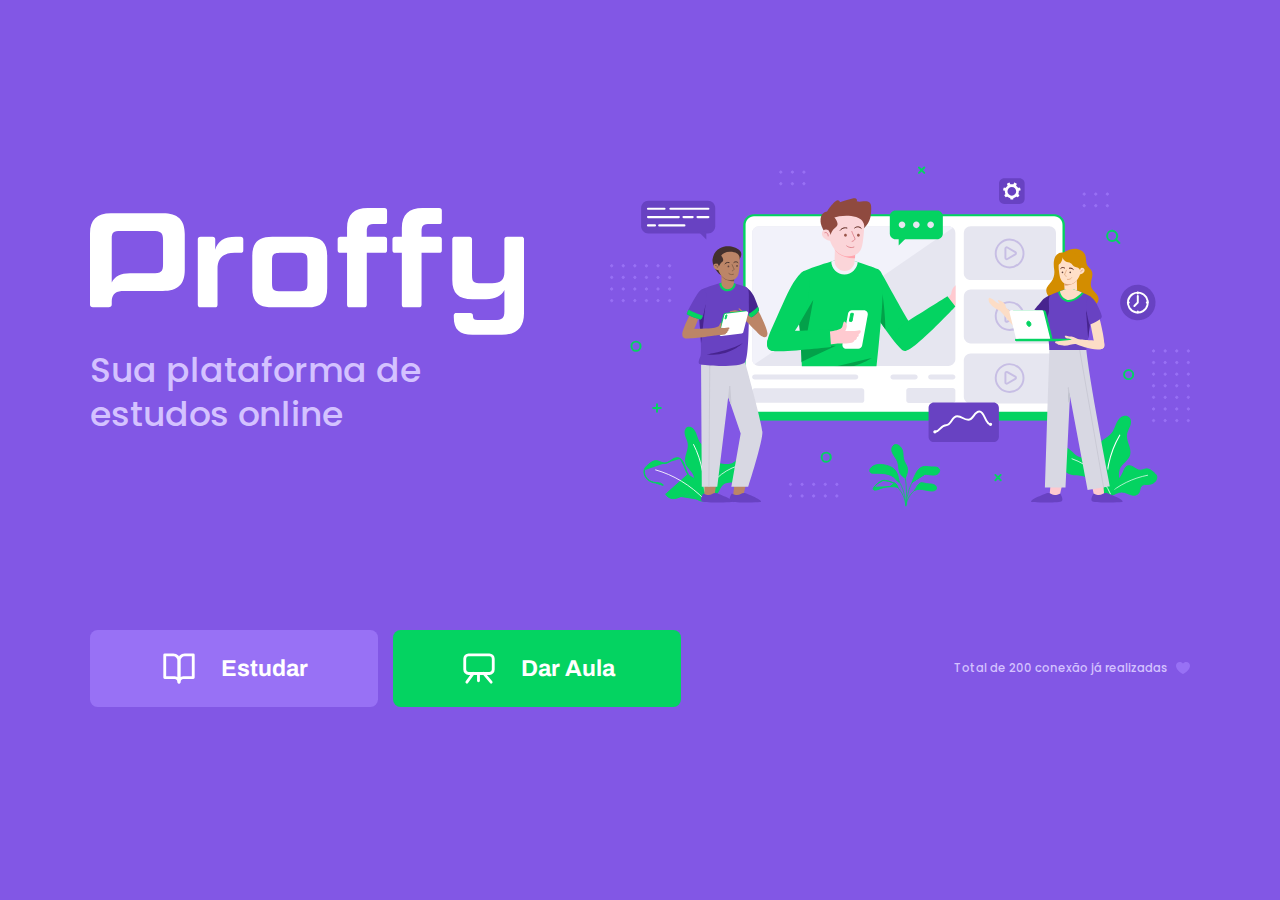
<file: index.html>
<!DOCTYPE html>
<html lang="pt-BR">

<head>
    <meta charset="UTF-8">
    <meta http-equiv="X-UA-Compatible" content="IE=edge">
    <meta name="viewport" content="width=device-width, initial-scale=1.0">
    


    <title>Proffy | Sua plataforma de estudo online</title>
    <link rel="stylesheet" href="styles/partials/main.css">
    <link rel="stylesheet" href="styles/partials/page-landing.css">
    <link rel="preconnect" href="https://fonts.gstatic.com">
    <link href="https://fonts.googleapis.com/css2?family=Archivo:wght@400;700&family=Poppins:wght@400;600&display=swap"
        rel="stylesheet">

</head>

<body id="page-landing">

    <div id="container">

        <div class="logo-container">
            <img src="images/logo.svg" alt="Proffy">
            <h2>Sua plataforma de estudos online</h2>
        </div>
        <img class="hero-image"src="images/landing.svg" alt="Plataforma de estudo online">

        <div class="buttons-container">
            <a class="study"href="/study.html">
                <img src="images/icons/study.svg" alt="Estudar">Estudar
            </a>

            <a class="give-classes"href="/give-classes">
                <img src="images/icons/give-classes.svg" alt="Dar Aular"> Dar Aula
            </a>

        </div>

        <p class="total-connections">
            Total de 200 conexão já realizadas
            <img src="images/icons/purple-heart.svg" alt="Coração roxo">
        </p>
    </div>






</body>

</html>
</file>
<file: styles/partials/main.css>
:root {
    --color-background: #F0F0F7;
    --color-primary-lighter: #9871F5;
    --color-primary-light: #916BEA;
    --color-primary: #8257E5;
    --color-primary-dark: #774DD6;
    --color-primary-darker: #6842c2;
    --color-secondary: #04D361;
    --color-secondary-dark: #04BF58;
    --color-title-in-primary: #FFFFFF;
    --color-text-in-primary: #D4C2FF;
    --color-text-title: #32264D;
    --color-text-complement: #9C98A6;
    --color-text-base: #6A6180;
    --color-line-in-white: #E6E6F0;
    --color-input-background: #F8F8FC;
    --color-button-text: #FFFFFF;
    --color-box-base: #FFFFFF;
    --color-box-footer: #FAFAFC;
    --color-small-info: #C1BCCC;
    /* tamanho da fonte padrão: 16px - 100% - 1rem*/
    font-size: 60%; 
}

 * {
    margin: 0;
    padding: 0;
    box-sizing: border-box;
    
}

html, body {
    height: 100vh;
}

body {
    background-color: var(--color-background);
    display: flex;
    align-items: center;
    justify-content: center;

}

body, input, button, textarea {
    font: 500 1.6rem Poppins;
    color: var(--color-text-base);
}

#container {
    width: 90vw; /*manter o conteudo da pagina a 90vw de 100vw*/
    max-width: 700px; /* maxima largura*/
}

@media (min-width: 700px) {
    :root {
        font-size: 62.5;
    }
}
</file>
<file: styles/partials/page-landing.css>
#page-landing {
    background: var(--color-primary);
}

#page-landing #container {
    color: var(--color-text-in-primary);

}

.logo-container img {
    height: 10rem;

}

.logo-container {
    text-align: center;
    margin-bottom: 3.2rem;
}

.logo-container h2 {
    font-weight: 500;
    font-size: 3.6rem;
    line-height: 4.6rem;
    margin-top:0.8rem;


}

.hero-image {
    width: 100%;
}

.buttons-container {
    display: flex;
    justify-content: center;
    margin: 3.2rem 0;
}

.buttons-container a {
    width: 30rem;
    height:10.4;

    border-radius: .8rem;
    margin-left: 1.6rem;
    padding: 2rem;

    font: 700 2.4rem Archivo;

    display:flex;
    align-items: center;
    justify-content: center;

    text-decoration: none;

    color: var(--color-button-text);

    transition: 0.2ms;

}

.buttons-container a img {
    width: 4rem;
    margin-right: 2.4rem;
}

.buttons-container a.study {
    background: var(--color-primary-lighter);
    margin-left: 0;
} 

.buttons-container a.study:hover {
    background: var(--color-primary-light);
}


.buttons-container a.give-classes {
    background: var(--color-secondary);

}

.buttons-container a.give-classes:hover {
    background: var(--color-secondary-dark);
}

.total-connections {
    font-size: 1.8rem;

    display: flex;
    align-items: center;
    justify-content: center;

}

.total-connections img {
    margin-left: 0.8rem;
}

@media (max-width: 699px) {
    :root {
        font-size: 40%;
    }
}

@media (min-width: 1100px) {
    #page-landing #container {
        max-width: 1100px;
         display: grid;
         grid-template-columns: 2fr 1fr 2fr;
         grid-template-rows: 350px 1fr;
         grid-template-areas:  
         "proffy image image"
         "button button texting";
         column-gap: 86px;
         row-gap: 87px;
    }

    .logo-container {
        grid-area: proffy ;
        text-align: initial;
        align-self: center;
        
    }

    .logo-container img {
        height: 100%;
        height: 127px;
        margin: 0;
    }
    .hero-image {
        grid-area:image;
        height: 350px;
       
    }
    .buttons-container {
        grid-area: button;
        justify-content: flex-start;
        
    }
    .total-connections {
        grid-area: texting; 
        justify-self: end;
        font-size: 1.2rem;
    }
}
</file>
